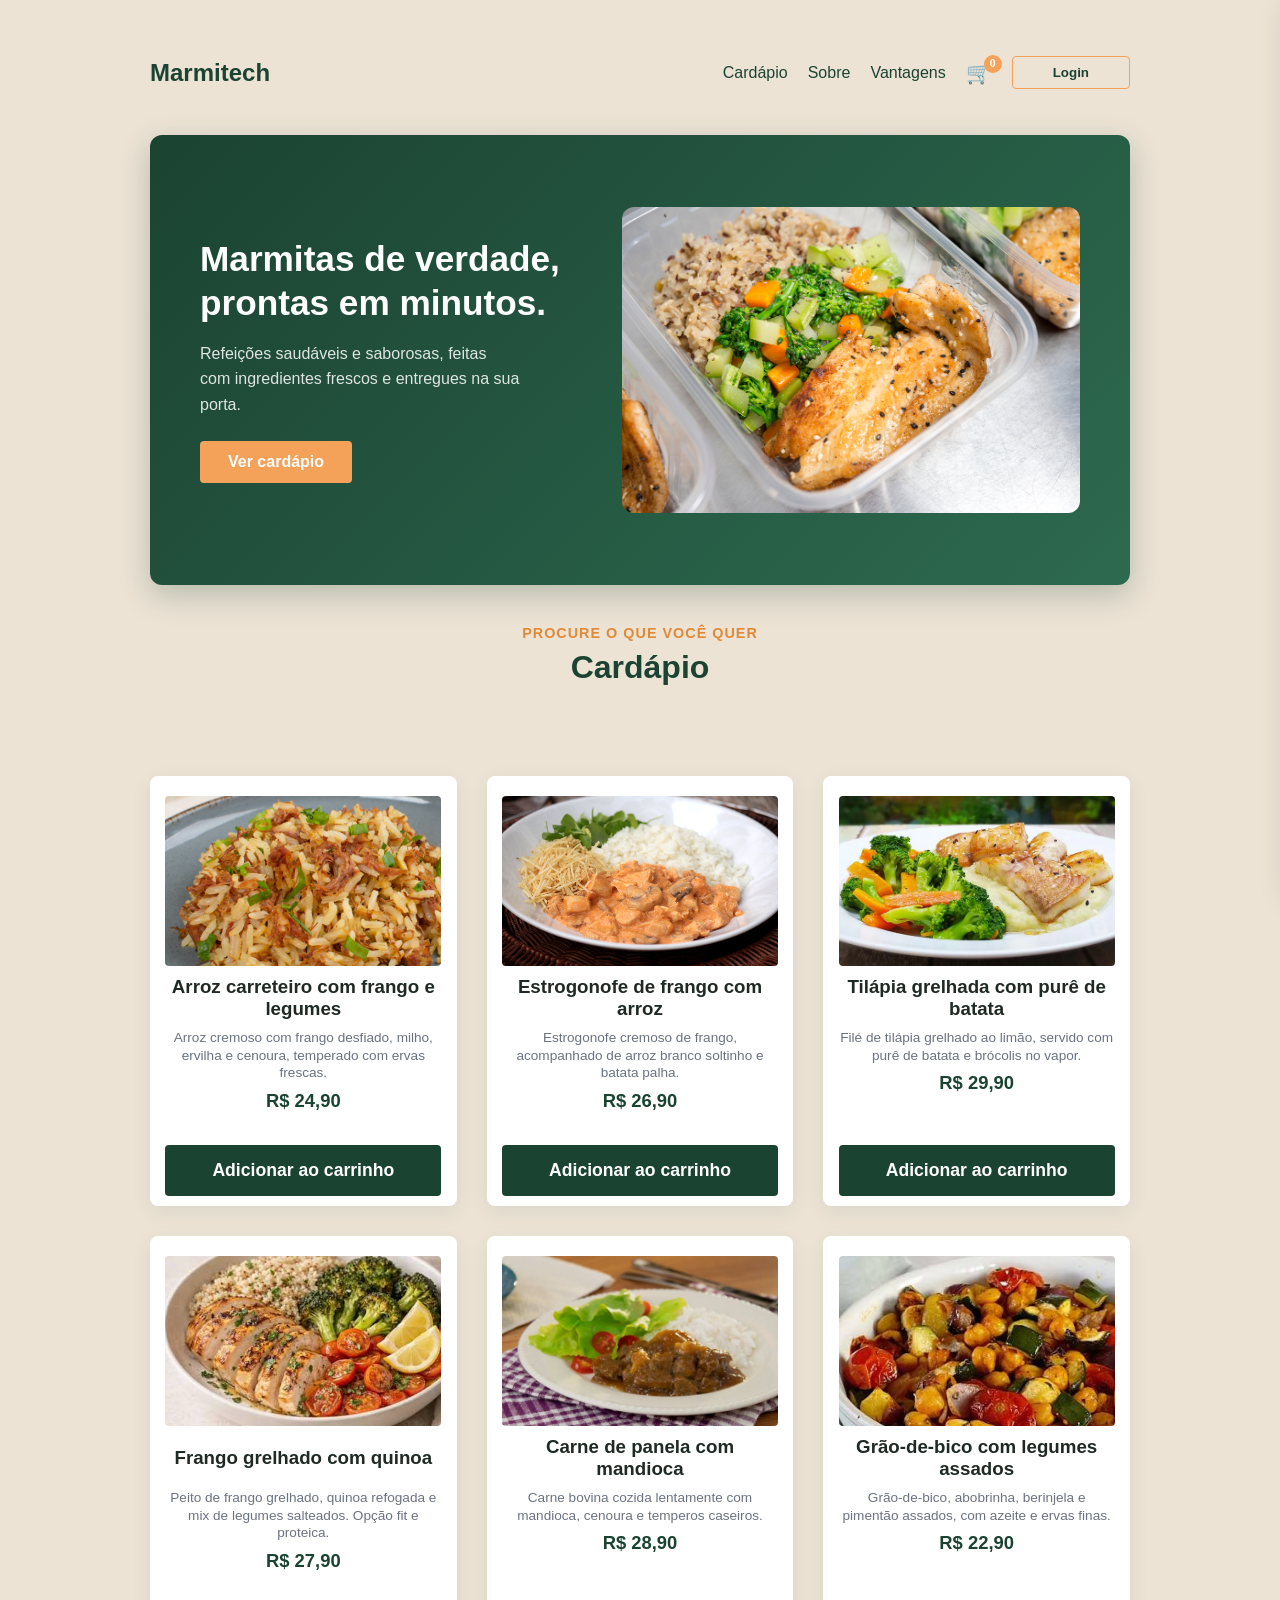
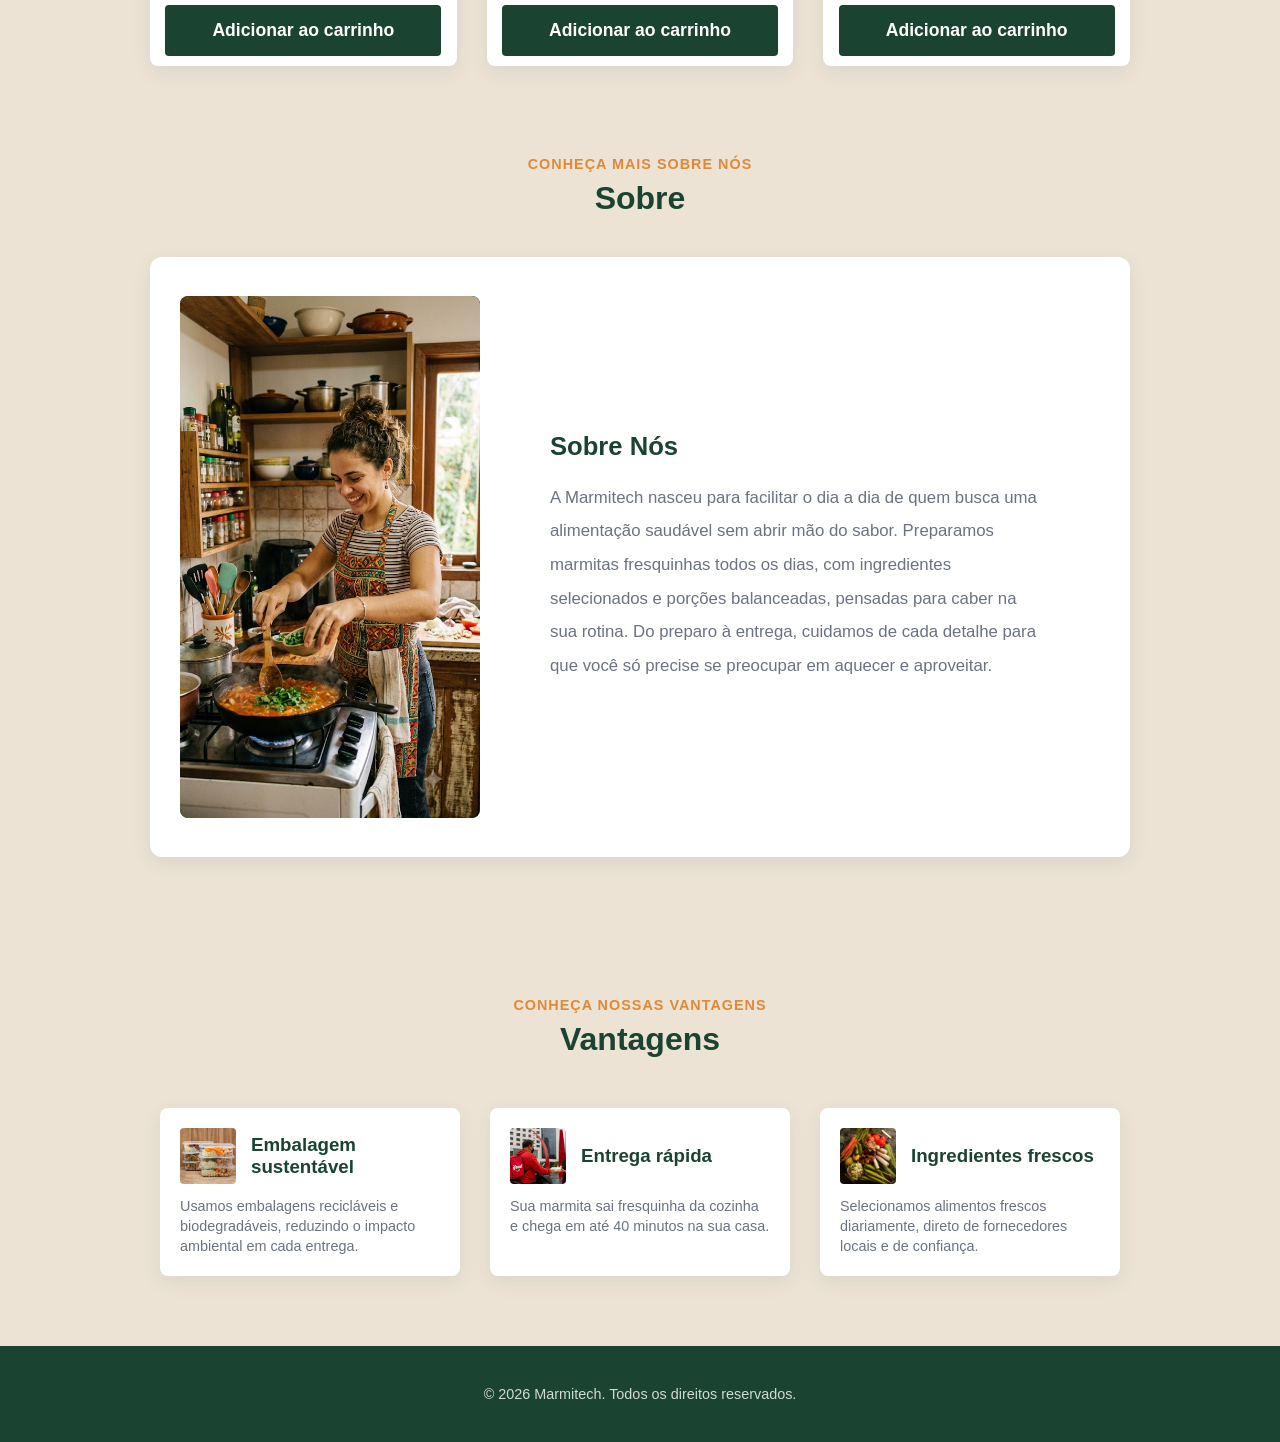
<file: marmitech-front/index.html>
<!DOCTYPE html>
<html lang="pt-br">
<head>
    <meta charset="UTF-8">
    <meta name="viewport" content="width=device-width, initial-scale=1.0">
    <title>Marmitech</title>
    <link rel="stylesheet" href="css/style.css">
</head>
<body>
    <header>
        <div class="content">
            <nav>
                <p class="brand">Marmitech</p>
                <ul>
                    <li><a href="#catalog">Cardápio</a></li>
                    <li><a href="#about">Sobre</a></li>
                    <li><a href="#feature">Vantagens</a></li>
                    <li>
                        <button type="button" id="cartToggle" class="cart-toggle" aria-label="Abrir carrinho">
                            🛒 <span class="cart-count" id="cartCount">0</span>
                        </button>
                    </li>
                    <li class="auth-area">
                        <button type="button" id="authToggle" class="login-button">Login</button>
                        <div class="account-menu" id="accountMenu" hidden>
                            <button type="button" id="logoutBtn" class="account-menu-logout">Sair</button>
                        </div>
                    </li>
                </ul>
            </nav>
            <div class="header-block">
                <div class="text">
                    <h2>Marmitas de verdade, prontas em minutos.</h2>
                    <p>Refeições saudáveis e saborosas, feitas com ingredientes frescos e entregues na sua porta.</p>
                    <a href="#catalog" class="hero-cta">Ver cardápio</a>
                </div>
                <img src="images/marmita1.jpg" alt="marmita">
            </div>
        </div>
    </header>
    <section class="catalog" id="catalog">
        <div class="content">
            <div class="title-wrapper-catalog reveal">
                <p>Procure o que você quer</p>
                <h3>Cardápio</h3>
            </div>
            <div class="card-wrapper">
                <div class="card-item reveal" data-name="Arroz carreteiro com frango e legumes" data-price="24.90">
                    <img src="images/marmita1.png" alt="marmita">
                    <div class="card-content">
                        <h3>Arroz carreteiro com frango e legumes</h3>
                        <p>Arroz cremoso com frango desfiado, milho, ervilha e cenoura, temperado com ervas frescas.</p>
                        <span class="card-price">R$ 24,90</span>
                        <button type="button">Adicionar ao carrinho</button>
                    </div>
                </div>
                <div class="card-item reveal" data-name="Estrogonofe de frango com arroz" data-price="26.90">
                    <img src="images/marmita2.jpg" alt="marmita">
                    <div class="card-content">
                        <h3>Estrogonofe de frango com arroz</h3>
                        <p>Estrogonofe cremoso de frango, acompanhado de arroz branco soltinho e batata palha.</p>
                        <span class="card-price">R$ 26,90</span>
                        <button type="button">Adicionar ao carrinho</button>
                    </div>
                </div>
                <div class="card-item reveal" data-name="Tilápia grelhada com purê de batata" data-price="29.90">
                    <img src="images/marmita3.webp" alt="marmita">
                    <div class="card-content">
                        <h3>Tilápia grelhada com purê de batata</h3>
                        <p>Filé de tilápia grelhado ao limão, servido com purê de batata e brócolis no vapor.</p>
                        <span class="card-price">R$ 29,90</span>
                        <button type="button">Adicionar ao carrinho</button>
                    </div>
                </div>
                <div class="card-item reveal" data-name="Frango grelhado com quinoa" data-price="27.90">
                    <img src="images/marmita4.jpg" alt="marmita">
                    <div class="card-content">
                        <h3>Frango grelhado com quinoa</h3>
                        <p>Peito de frango grelhado, quinoa refogada e mix de legumes salteados. Opção fit e proteica.</p>
                        <span class="card-price">R$ 27,90</span>
                        <button type="button">Adicionar ao carrinho</button>
                    </div>
                </div>
                <div class="card-item reveal" data-name="Carne de panela com mandioca" data-price="28.90">
                    <img src="images/marmita5.jpg" alt="marmita">
                    <div class="card-content">
                        <h3>Carne de panela com mandioca</h3>
                        <p>Carne bovina cozida lentamente com mandioca, cenoura e temperos caseiros.</p>
                        <span class="card-price">R$ 28,90</span>
                        <button type="button">Adicionar ao carrinho</button>
                    </div>
                </div>
                <div class="card-item reveal" data-name="Grão-de-bico com legumes assados" data-price="22.90">
                    <img src="images/marmita6.jpg" alt="marmita">
                    <div class="card-content">
                        <h3>Grão-de-bico com legumes assados</h3>
                        <p>Grão-de-bico, abobrinha, berinjela e pimentão assados, com azeite e ervas finas.</p>
                        <span class="card-price">R$ 22,90</span>
                        <button type="button">Adicionar ao carrinho</button>
                    </div>
                </div>
            </div>
        </div>
    </section>
    <section class="about" id="about">
        <div class="content">
            <div class="title-wrapper-about reveal">
                <p>Conheça mais sobre nós</p>
                <h3>Sobre</h3>
            </div>
            <div class="about-content reveal">
                <div class="about-text">
                    <div class="left">
                        <img src="images/about.jpg" alt="About">
                    </div>
                    <div class="right">
                        <h3>Sobre Nós</h3>
                        <p>A Marmitech nasceu para facilitar o dia a dia de quem busca uma alimentação saudável sem abrir mão do sabor. Preparamos marmitas fresquinhas todos os dias, com ingredientes selecionados e porções balanceadas, pensadas para caber na sua rotina. Do preparo à entrega, cuidamos de cada detalhe para que você só precise se preocupar em aquecer e aproveitar.</p>
                    </div>
                </div>
            </div>
        </div>
    </section>
    <section class="feature" id="feature">
        <div class="content">
            <div class="title-wrapper-feature reveal">
                <p>Conheça nossas vantagens</p>
                <h3>Vantagens</h3>
            </div>
            <div class="feature-card-block">
                <div class="feature-card-item reveal">
                    <div class="feature-header">
                        <img src="images/feature.jpg" alt="Embalagem sustentável">
                        <h3>Embalagem sustentável</h3>
                    </div>
                    <p>Usamos embalagens recicláveis e biodegradáveis, reduzindo o impacto ambiental em cada entrega.</p>
                </div>
                <div class="feature-card-item reveal">
                    <div class="feature-header">
                        <img src="images/feature2.jpg" alt="Entrega rápida">
                        <h3>Entrega rápida</h3>
                    </div>
                    <p>Sua marmita sai fresquinha da cozinha e chega em até 40 minutos na sua casa.</p>
                </div>
                <div class="feature-card-item reveal">
                    <div class="feature-header">
                        <img src="images/feature3.webp" alt="Ingredientes frescos">
                        <h3>Ingredientes frescos</h3>
                    </div>
                    <p>Selecionamos alimentos frescos diariamente, direto de fornecedores locais e de confiança.</p>
                </div>
            </div>
        </div>
    </section>
    <footer>
        <div class="main">
            <div class="content footer-link">
                <div class="footer-company">
                    <p>&copy; 2026 Marmitech. Todos os direitos reservados.</p>
                </div>
            </div>
        </div>
    </footer>

    <div class="auth-overlay" id="authOverlay">
        <div class="auth-modal">
            <div class="auth-header">
                <div class="auth-tabs">
                    <button type="button" class="auth-tab active" id="loginTab" data-tab="login">Entrar</button>
                    <button type="button" class="auth-tab" id="signupTab" data-tab="signup">Criar conta</button>
                </div>
                <button class="auth-close" id="authClose" type="button" aria-label="Fechar">&times;</button>
            </div>

            <form id="loginForm" class="auth-form">
                <label>E-mail
                    <input type="email" name="email" required>
                </label>
                <label>Senha
                    <input type="password" name="password" required minlength="6">
                </label>
                <p class="auth-error" id="loginError" hidden></p>
                <button type="submit" class="auth-submit">Entrar</button>
            </form>

            <form id="signupForm" class="auth-form" hidden>
                <label>Nome
                    <input type="text" name="name" required>
                </label>
                <label>E-mail
                    <input type="email" name="email" required>
                </label>
                <label>Senha
                    <input type="password" name="password" required minlength="6">
                </label>
                <label>Confirmar senha
                    <input type="password" name="confirmPassword" required minlength="6">
                </label>
                <p class="auth-error" id="signupError" hidden></p>
                <button type="submit" class="auth-submit">Criar conta</button>
            </form>
        </div>
    </div>

    <div class="cart-overlay" id="cartOverlay"></div>
    <aside class="cart-drawer" id="cartDrawer">
        <div class="cart-header">
            <h3>Seu carrinho</h3>
            <button class="cart-close" id="cartClose" type="button" aria-label="Fechar carrinho">&times;</button>
        </div>
        <div class="cart-items" id="cartItems">
            <p class="cart-empty">Seu carrinho está vazio.</p>
        </div>
        <div class="cart-footer">
            <div class="cart-total">
                <span>Total</span>
                <span id="cartTotal">R$ 0,00</span>
            </div>
            <button class="cart-checkout-btn" id="cartCheckoutBtn" type="button" disabled>Finalizar pedido</button>
        </div>
    </aside>

    <div class="checkout-overlay" id="checkoutOverlay">
        <div class="checkout-modal">
            <div class="checkout-header">
                <h3>Finalizar pedido</h3>
                <button class="checkout-close" id="checkoutClose" type="button" aria-label="Fechar">&times;</button>
            </div>
            <form id="checkoutForm">
                <label>Nome completo
                    <input type="text" name="name" required>
                </label>
                <label>Endereço de entrega
                    <input type="text" name="address" required>
                </label>
                <label>Forma de pagamento
                    <select name="payment">
                        <option value="pix">Pix</option>
                        <option value="cartao">Cartão de crédito</option>
                        <option value="dinheiro">Dinheiro na entrega</option>
                    </select>
                </label>
                <div class="checkout-summary" id="checkoutSummary"></div>
                <button type="submit" class="checkout-submit">Confirmar pedido</button>
            </form>
            <div class="checkout-success" id="checkoutSuccess" hidden>
                <h3>Pedido confirmado!</h3>
                <p>Obrigado, <span id="successName"></span>! Seu pedido no valor de <span id="successTotal"></span> foi recebido e já está sendo preparado.</p>
                <button class="checkout-done-btn" id="checkoutDoneBtn" type="button">Fechar</button>
            </div>
        </div>
    </div>

    <script src="js/script.js"></script>
</body>
</html>
</file>
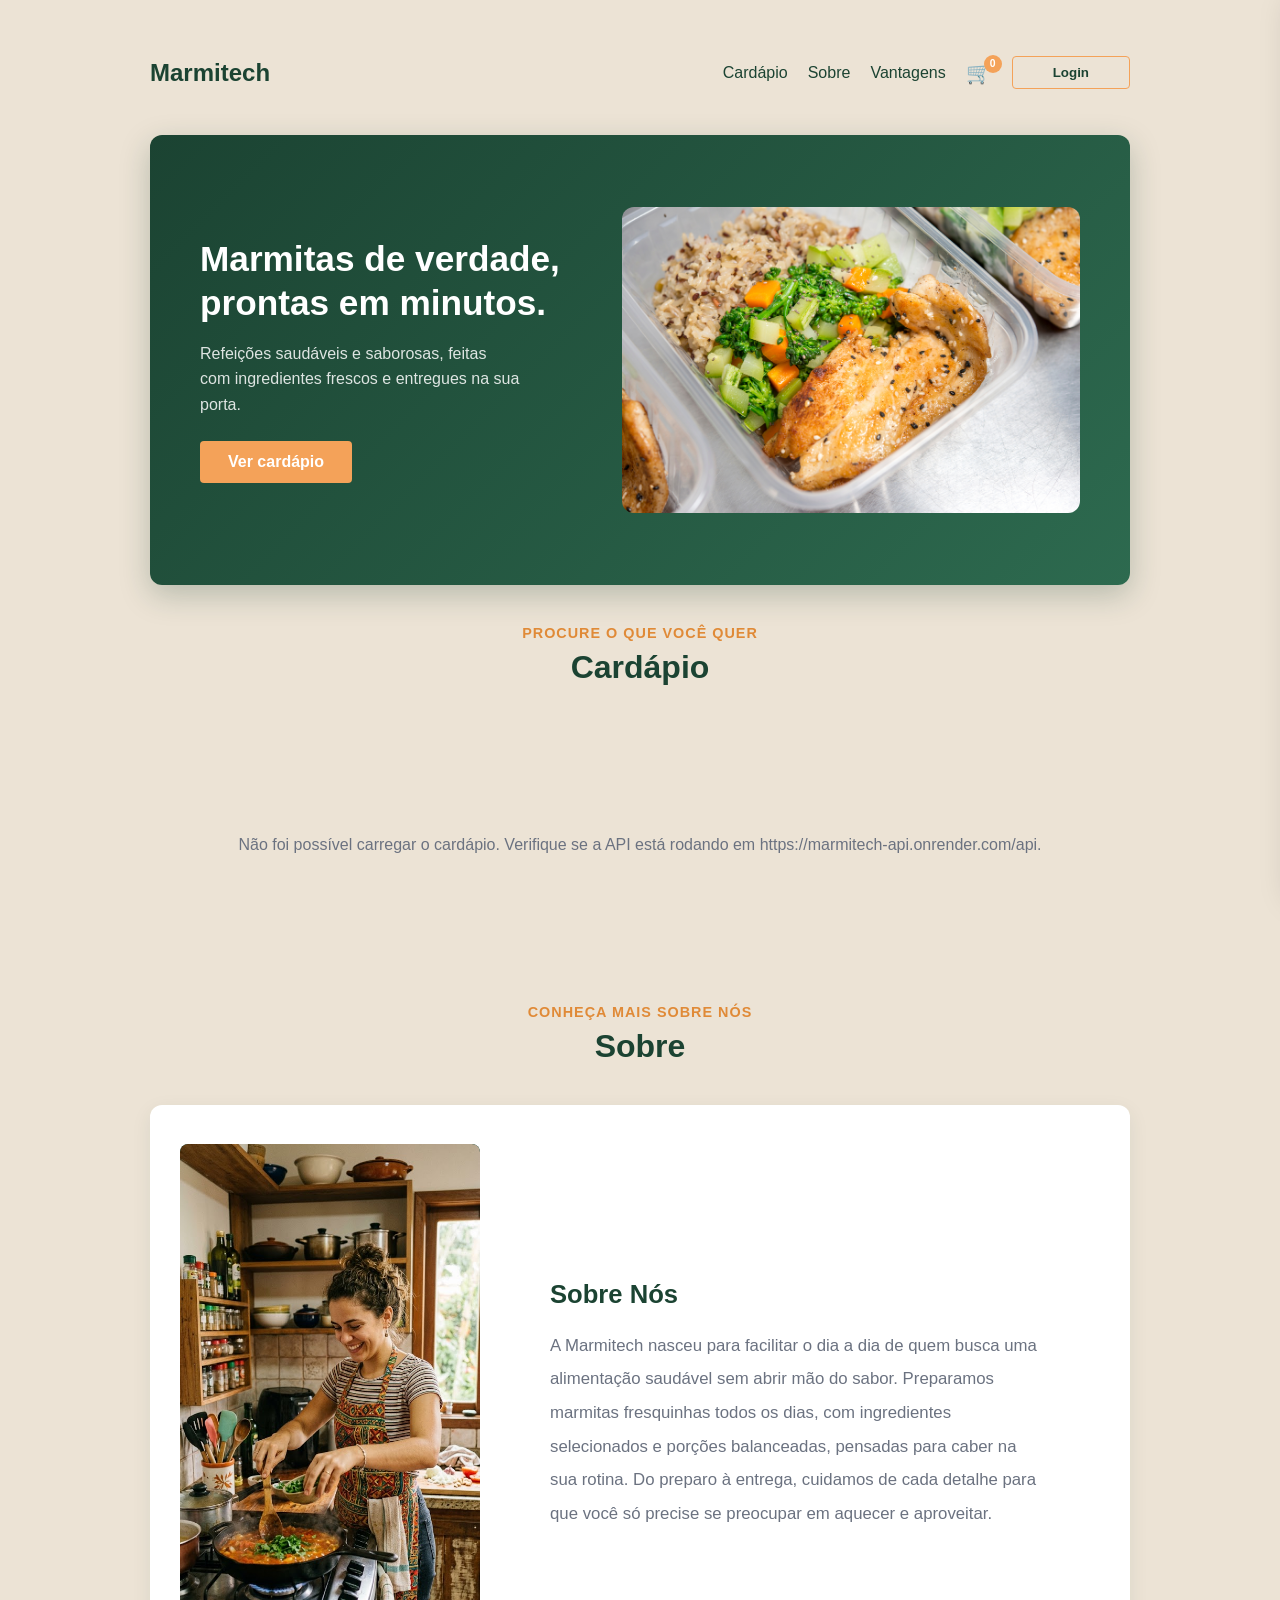
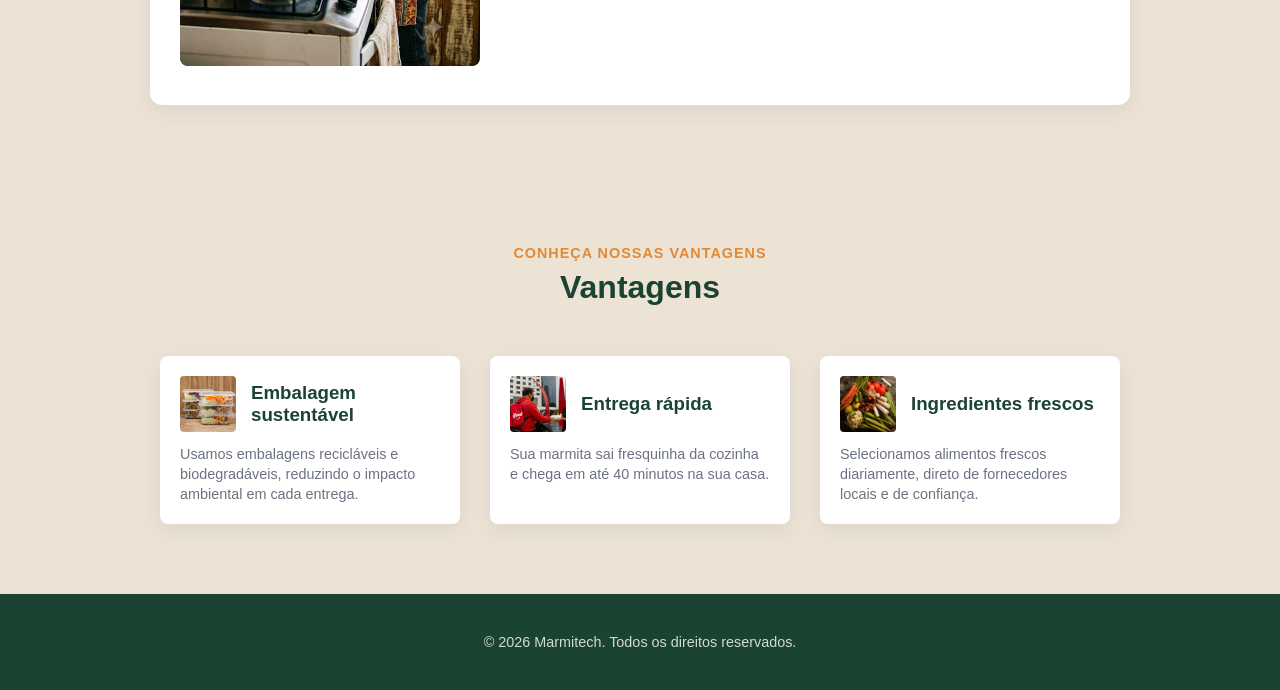
<file: marmitech-frontend/index.html>
<!DOCTYPE html>
<html lang="pt-br">
<head>
    <meta charset="UTF-8">
    <meta name="viewport" content="width=device-width, initial-scale=1.0">
    <title>Marmitech</title>
    <link rel="stylesheet" href="css/style.css">
</head>
<body>
    <header>
        <div class="content">
            <nav>
                <p class="brand">Marmitech</p>
                <ul>
                    <li><a href="#catalog">Cardápio</a></li>
                    <li><a href="#about">Sobre</a></li>
                    <li><a href="#feature">Vantagens</a></li>
                    <li>
                        <button type="button" id="cartToggle" class="cart-toggle" aria-label="Abrir carrinho">
                            🛒 <span class="cart-count" id="cartCount">0</span>
                        </button>
                    </li>
                    <li class="auth-area">
                        <button type="button" id="authToggle" class="login-button">Login</button>
                        <div class="account-menu" id="accountMenu" hidden>
                            <button type="button" id="ordersBtn" class="account-menu-orders">Meus pedidos</button>
                            <button type="button" id="logoutBtn" class="account-menu-logout">Sair</button>
                        </div>
                    </li>
                </ul>
            </nav>
            <div class="header-block">
                <div class="text">
                    <h2>Marmitas de verdade, prontas em minutos.</h2>
                    <p>Refeições saudáveis e saborosas, feitas com ingredientes frescos e entregues na sua porta.</p>
                    <a href="#catalog" class="hero-cta">Ver cardápio</a>
                </div>
                <img src="images/marmita1.jpg" alt="marmita">
            </div>
        </div>
    </header>
    <section class="catalog" id="catalog">
        <div class="content">
            <div class="title-wrapper-catalog reveal">
                <p>Procure o que você quer</p>
                <h3>Cardápio</h3>
            </div>
            <div class="card-wrapper" id="cardWrapper">
                <p class="catalog-loading">Carregando cardápio...</p>
            </div>
        </div>
    </section>
    <section class="about" id="about">
        <div class="content">
            <div class="title-wrapper-about reveal">
                <p>Conheça mais sobre nós</p>
                <h3>Sobre</h3>
            </div>
            <div class="about-content reveal">
                <div class="about-text">
                    <div class="left">
                        <img src="images/about.jpg" alt="About">
                    </div>
                    <div class="right">
                        <h3>Sobre Nós</h3>
                        <p>A Marmitech nasceu para facilitar o dia a dia de quem busca uma alimentação saudável sem abrir mão do sabor. Preparamos marmitas fresquinhas todos os dias, com ingredientes selecionados e porções balanceadas, pensadas para caber na sua rotina. Do preparo à entrega, cuidamos de cada detalhe para que você só precise se preocupar em aquecer e aproveitar.</p>
                    </div>
                </div>
            </div>
        </div>
    </section>
    <section class="feature" id="feature">
        <div class="content">
            <div class="title-wrapper-feature reveal">
                <p>Conheça nossas vantagens</p>
                <h3>Vantagens</h3>
            </div>
            <div class="feature-card-block">
                <div class="feature-card-item reveal">
                    <div class="feature-header">
                        <img src="images/feature.jpg" alt="Embalagem sustentável">
                        <h3>Embalagem sustentável</h3>
                    </div>
                    <p>Usamos embalagens recicláveis e biodegradáveis, reduzindo o impacto ambiental em cada entrega.</p>
                </div>
                <div class="feature-card-item reveal">
                    <div class="feature-header">
                        <img src="images/feature2.jpg" alt="Entrega rápida">
                        <h3>Entrega rápida</h3>
                    </div>
                    <p>Sua marmita sai fresquinha da cozinha e chega em até 40 minutos na sua casa.</p>
                </div>
                <div class="feature-card-item reveal">
                    <div class="feature-header">
                        <img src="images/feature3.webp" alt="Ingredientes frescos">
                        <h3>Ingredientes frescos</h3>
                    </div>
                    <p>Selecionamos alimentos frescos diariamente, direto de fornecedores locais e de confiança.</p>
                </div>
            </div>
        </div>
    </section>
    <footer>
        <div class="main">
            <div class="content footer-link">
                <div class="footer-company">
                    <p>&copy; 2026 Marmitech. Todos os direitos reservados.</p>
                </div>
            </div>
        </div>
    </footer>

    <div class="auth-overlay" id="authOverlay">
        <div class="auth-modal">
            <div class="auth-header">
                <div class="auth-tabs">
                    <button type="button" class="auth-tab active" id="loginTab" data-tab="login">Entrar</button>
                    <button type="button" class="auth-tab" id="signupTab" data-tab="signup">Criar conta</button>
                </div>
                <button class="auth-close" id="authClose" type="button" aria-label="Fechar">&times;</button>
            </div>

            <form id="loginForm" class="auth-form">
                <label>E-mail
                    <input type="email" name="email" required>
                </label>
                <label>Senha
                    <input type="password" name="password" required minlength="6">
                </label>
                <p class="auth-error" id="loginError" hidden></p>
                <button type="submit" class="auth-submit">Entrar</button>
            </form>

            <form id="signupForm" class="auth-form" hidden>
                <label>Nome
                    <input type="text" name="name" required>
                </label>
                <label>E-mail
                    <input type="email" name="email" required>
                </label>
                <label>Senha
                    <input type="password" name="password" required minlength="6">
                </label>
                <label>Confirmar senha
                    <input type="password" name="confirmPassword" required minlength="6">
                </label>
                <p class="auth-error" id="signupError" hidden></p>
                <button type="submit" class="auth-submit">Criar conta</button>
            </form>
        </div>
    </div>

    <div class="cart-overlay" id="cartOverlay"></div>
    <aside class="cart-drawer" id="cartDrawer">
        <div class="cart-header">
            <h3>Seu carrinho</h3>
            <button class="cart-close" id="cartClose" type="button" aria-label="Fechar carrinho">&times;</button>
        </div>
        <div class="cart-items" id="cartItems">
            <p class="cart-empty">Seu carrinho está vazio.</p>
        </div>
        <div class="cart-footer">
            <div class="cart-total">
                <span>Total</span>
                <span id="cartTotal">R$ 0,00</span>
            </div>
            <button class="cart-checkout-btn" id="cartCheckoutBtn" type="button" disabled>Finalizar pedido</button>
        </div>
    </aside>

    <div class="checkout-overlay" id="checkoutOverlay">
        <div class="checkout-modal">
            <div class="checkout-header">
                <h3>Finalizar pedido</h3>
                <button class="checkout-close" id="checkoutClose" type="button" aria-label="Fechar">&times;</button>
            </div>
            <form id="checkoutForm">
                <label>Nome completo
                    <input type="text" name="name" required>
                </label>
                <label>Endereço de entrega
                    <input type="text" name="address" required>
                </label>
                <label>Forma de pagamento
                    <select name="payment">
                        <option value="pix">Pix</option>
                        <option value="cartao">Cartão de crédito</option>
                        <option value="dinheiro">Dinheiro na entrega</option>
                    </select>
                </label>
                <div class="checkout-summary" id="checkoutSummary"></div>
                <button type="submit" class="checkout-submit">Confirmar pedido</button>
            </form>
            <div class="checkout-success" id="checkoutSuccess" hidden>
                <h3>Pedido confirmado!</h3>
                <p>Obrigado, <span id="successName"></span>! Seu pedido no valor de <span id="successTotal"></span> foi recebido e já está sendo preparado.</p>
                <button class="checkout-done-btn" id="checkoutDoneBtn" type="button">Fechar</button>
            </div>
        </div>
    </div>

    <div class="orders-overlay" id="ordersOverlay">
        <div class="orders-modal">
            <div class="orders-header">
                <h3>Meus pedidos</h3>
                <button class="orders-close" id="ordersClose" type="button" aria-label="Fechar">&times;</button>
            </div>
            <div class="orders-list" id="ordersList"></div>
        </div>
    </div>

    <script src="js/script.js"></script>
</body>
</html>
</file>
<file: marmitech-front/css/style.css>
:root {
    --color-primary: #1b4332;
    --color-primary-light: #2d6a4f;
    --color-accent: #f4a259;
    --color-accent-dark: #e08a37;
    --color-bg: #ece3d5;
    --color-card: #ffffff;
    --color-text: #1f2a24;
    --color-text-muted: #6b7280;
}

*{
    margin: 0px;
    padding: 0px;
    box-sizing: border-box;
    outline: none;
    font-family: sans-serif;
}

html {
    scroll-behavior: smooth;
}

html,
body {
    width: 100%;
    overflow-x: hidden;
    background: var(--color-bg);
    color: var(--color-text);
}

header {
    width: 100%;
    height: auto;
    background-color: var(--color-bg);
}

.content {
    max-width: 1000px;
    min-width: 300px;
    margin: 0 auto;
    display: flex;
    flex-direction: column;
    padding: 10px;
}

nav {
    width: 100%;
    height: 125px;
    display: flex;
    flex-direction: row;
    align-items: center;
    justify-content: space-between;
}

.brand {
    font-size: 24px;
    font-weight: bold;
    color: var(--color-primary);
    cursor: pointer;
    transition: transform 0.3s ease;
}

.brand:hover {
    transform: scale(1.05);
}

nav ul {
    display: flex;
    flex-direction: row;
    align-items: center;
    gap: 20px;
}

nav ul li {
    list-style: none;
    padding: 10px 0;
    cursor: pointer;
    display: flex;
    align-items: center;
}

nav ul li a {
    position: relative;
    color: var(--color-primary);
    text-decoration: none;
}

nav ul li a::after {
    content: '';
    position: absolute;
    left: 0;
    bottom: -4px;
    width: 0%;
    height: 2px;
    background: var(--color-accent);
    transition: width 0.3s ease;
}

nav ul li a:hover {
    transition: color 0.3s;
    color: var(--color-accent-dark);
}

nav ul li a:hover::after {
    width: 100%;
}

.login-button {
    border: 1px solid var(--color-accent);
    background: transparent;
    padding: 8px 40px;
    cursor: pointer;
    color: var(--color-primary);
    font-weight: bold;
    border-radius: 4px;
}

.login-button:hover {
    transition: background 0.3s, color 0.3s;
    background: var(--color-accent);
    color: white;
}

.auth-area {
    position: relative;
}

.account-menu {
    position: absolute;
    top: calc(100% + 8px);
    right: 0;
    background: var(--color-card);
    border-radius: 8px;
    box-shadow: 0px 10px 25px rgba(0, 0, 0, 0.12);
    padding: 8px;
    z-index: 50;
    min-width: 120px;
}

.account-menu-logout {
    width: 100%;
    border: none;
    background: transparent;
    padding: 8px 10px;
    color: var(--color-text);
    font-size: 0.9em;
    text-align: left;
    cursor: pointer;
    border-radius: 4px;
}

.account-menu-logout:hover {
    background: var(--color-bg);
}

.cart-toggle {
    position: relative;
    background: transparent;
    border: none;
    cursor: pointer;
    font-size: 1.3em;
    color: var(--color-primary);
    display: flex;
    align-items: center;
}

.cart-count {
    position: absolute;
    top: -6px;
    right: -10px;
    background: var(--color-accent);
    color: white;
    font-size: 0.5em;
    font-weight: bold;
    min-width: 18px;
    height: 18px;
    border-radius: 50%;
    display: flex;
    align-items: center;
    justify-content: center;
    padding: 0 4px;
}

.content .header-block {
    max-width: 1000px;
    min-width: 300px;
    height: 450px;
    background: linear-gradient(135deg, var(--color-primary) 0%, var(--color-primary-light) 100%);
    border-radius: 12px;
    box-shadow: 0px 10px 30px 0px rgba(27, 67, 50, 0.25);
    position: relative;
    z-index: 10;
    padding: 40px 50px;
    display: flex;
    flex-direction: row;
    align-items: center;
    justify-content: space-between;
    gap: 20px;
    overflow: hidden;
}

.header-block img {
    width: 52%;
    max-width: 460px;
    flex-shrink: 0;
    border-radius: 12px;
    animation: floatY 4s ease-in-out infinite;
}

@keyframes floatY {
    0%, 100% {
        transform: translateY(0);
    }
    50% {
        transform: translateY(-14px);
    }
}

.header-block .text {
    max-width: 380px;
    flex-shrink: 1;
}

.header-block .text h2 {
    color: white;
    font-size: 2.2em;
    line-height: 1.25;
    margin-bottom: 16px;
}

.header-block .text p {
    max-width: 320px;
    color: rgba(255, 255, 255, 0.85);
    line-height: 1.6;
    margin-bottom: 24px;
}

.hero-cta {
    display: inline-block;
    background: var(--color-accent);
    color: white;
    font-weight: bold;
    padding: 12px 28px;
    border-radius: 4px;
    text-decoration: none;
    transition: background 0.3s ease, transform 0.15s ease;
}

.hero-cta:hover {
    background: var(--color-accent-dark);
}

.hero-cta:active {
    transform: scale(0.96);
}

.title-wrapper-catalog p,
.title-wrapper-about p,
.title-wrapper-feature p {
    color: var(--color-accent-dark);
    text-transform: uppercase;
    letter-spacing: 1px;
    font-size: 0.9em;
    font-weight: bold;
    margin-bottom: 8px;
}

.title-wrapper-catalog h3,
.title-wrapper-about h3,
.title-wrapper-feature h3 {
    color: var(--color-primary);
    font-size: 2em;
}

.title-wrapper-catalog,
.title-wrapper-about,
.title-wrapper-feature {
    width: 100%;
    text-align: center;
    padding: 20px 0 40px;
}

section .catalog {
    width: 100vw;
    padding: 100px;
}

.card-item button,
.login-button,
.cart-toggle,
.cart-checkout-btn,
.checkout-submit,
.auth-submit {
    transition: transform 0.15s ease, background 0.3s ease;
}

.card-item button:active,
.login-button:active,
.cart-checkout-btn:active:not(:disabled),
.checkout-submit:active,
.auth-submit:active {
    transform: scale(0.96);
}

section .card-wrapper {
    max-width: 1000px;
    height: 100%;
    display: grid;
    grid-template-columns: repeat(auto-fill, minmax(270px, 1fr));
    grid-gap: 30px;
    padding-top: 50px;
}

section .card-item {
    height: 430px;
    background: var(--color-card);
    border-radius: 8px;
    box-shadow: 0px 6px 20px 0px rgba(27, 67, 50, 0.08);
    display: flex;
    flex-direction: column;
    align-items: center;
    justify-content: flex-start;
    padding-top: 20px;
    transition: opacity 0.6s ease, transform 0.3s, box-shadow 0.3s;
}

section .card-item:hover {
    transform: translateY(-4px);
    box-shadow: 0px 12px 28px 0px rgba(27, 67, 50, 0.14);
}

.card-content {
    width: 100%;
    flex: 1;
    display: flex;
    flex-direction: column;
    align-items: center;
    justify-content: flex-start;
    text-align: center;
    gap: 8px;
    padding: 10px 5%;
}

.card-item img {
    width: 90%;
    height: 170px;
    object-fit: cover;
    border-radius: 4px;
}

.card-item h3 {
    width: 100%;
    min-height: 2.4em;
    line-height: 1.2;
    display: flex;
    align-items: center;
    justify-content: center;
}

.card-item p {
    width: 100%;
    min-height: 2.6em;
    line-height: 1.3;
    color: var(--color-text-muted);
    font-size: 0.85em;
}

.card-price {
    width: 100%;
    color: var(--color-primary);
    font-weight: bold;
    font-size: 1.15em;
}

.card-item button {
    width: 100%;
    margin-top: auto;
    padding: 15px 0px;
    border: none;
    background: var(--color-primary);
    border-radius: 4px;
    color: white;
    font-weight: bold;
    font-size: 1.1em;
    cursor: pointer;
    transition: background 0.3s;
}

.card-item button:hover {
    background: var(--color-accent);
}

.about {
    width: 100%;
    height: 100%;
    display: flex;
    align-items: center;
    justify-content: center;
    padding: 50px 10px;
}

.about-content {
    max-width: 1000px;
    min-width: 300px;
    height: 600px;
    background: var(--color-card);
    box-shadow: 0px 6px 20px 0px rgba(27, 67, 50, 0.08);
    margin: 0 auto;
    border-radius: 12px;
    z-index: 10;
    padding: 10px;
}

.about-text {
    width: 100%;
    height: 100%;
    display: flex;
    flex-direction: row;
    align-items: center;
    justify-content: flex-start;
    gap: 70px;
    padding: 0 20px;
}

.left {
    width: 300px;
    height: 90%;
    flex-shrink: 0;
    background: var(--color-primary);
    border-radius: 8px;
    overflow: hidden;
}

.left img {
    width: 100%;
    height: 100%;
    object-fit: cover;
    border-radius: 8px;
    display: block;
    margin: auto;
}

.right {
    flex: 1;
    height: 80%;
    display: flex;
    flex-direction: column;
    align-items: flex-start;
    justify-content: center;
}

.right h3 {
    color: var(--color-primary);
    font-size: 1.6em;
    width: 90%;
    margin-bottom: 20px;
}

.right p {
    width: 90%;
    font-size: 1.05em;
    line-height: 2;
    color: var(--color-text-muted);
}

.feature {
    width: 100%;
    height: 100%;
    background: var(--color-bg);
    display: flex;
    align-items: center;
    justify-content: center;
    padding: 50px 0px;
}

.feature-card-block {
    max-width: 1000px;
    min-width: 300px;
    margin: 0 auto;
    padding: 10px;
    display: grid;
    grid-template-columns: repeat(auto-fit, minmax(260px, 1fr));
    grid-gap: 30px;
}

.feature-card-item {
    height: 100%;
    background: var(--color-card);
    box-shadow: 0px 6px 20px 0px rgba(27, 67, 50, 0.08);
    border-radius: 8px;
    padding: 20px;
    display: flex;
    flex-direction: column;
    align-items: flex-start;
    text-align: left;
    gap: 12px;
    transition: opacity 0.6s ease, transform 0.3s, box-shadow 0.3s;
}

.feature-card-item:hover {
    transform: translateY(-4px);
    box-shadow: 0px 12px 28px 0px rgba(27, 67, 50, 0.14);
}

.feature-header {
    width: 100%;
    display: flex;
    flex-direction: row;
    align-items: center;
    gap: 15px;
}

.feature-header h3 {
    color: var(--color-primary);
    line-height: 1.2;
}

.feature-card-item p {
    width: 100%;
    color: var(--color-text-muted);
    font-size: 0.9em;
    line-height: 1.4;
}

.feature-header img {
    width: 56px;
    height: 56px;
    object-fit: cover;
    border-radius: 4px;
    flex-shrink: 0;
}

.reveal {
    opacity: 0;
    transform: translateY(30px);
    transition: opacity 0.6s ease, transform 0.6s ease;
}

.reveal.visible {
    opacity: 1;
    transform: translateY(0);
}

.card-wrapper .card-item:nth-child(1) { transition-delay: 0s; }
.card-wrapper .card-item:nth-child(2) { transition-delay: 0.08s; }
.card-wrapper .card-item:nth-child(3) { transition-delay: 0.16s; }
.card-wrapper .card-item:nth-child(4) { transition-delay: 0.24s; }
.card-wrapper .card-item:nth-child(5) { transition-delay: 0.32s; }
.card-wrapper .card-item:nth-child(6) { transition-delay: 0.4s; }

.feature-card-block .feature-card-item:nth-child(1) { transition-delay: 0s; }
.feature-card-block .feature-card-item:nth-child(2) { transition-delay: 0.1s; }
.feature-card-block .feature-card-item:nth-child(3) { transition-delay: 0.2s; }

footer {
    width: 100%;
    background: var(--color-primary);
    padding: 30px 0px;
}

.footer-company p {
    text-align: center;
    color: rgba(255, 255, 255, 0.8);
    font-size: 0.9em;
}

.cart-overlay {
    position: fixed;
    inset: 0;
    background: rgba(0, 0, 0, 0.45);
    opacity: 0;
    pointer-events: none;
    transition: opacity 0.3s ease;
    z-index: 100;
}

.cart-overlay.open {
    opacity: 1;
    pointer-events: auto;
}

.cart-drawer {
    position: fixed;
    top: 0;
    right: -380px;
    width: 360px;
    max-width: 90vw;
    height: 100vh;
    background: var(--color-card);
    box-shadow: -10px 0 30px rgba(0, 0, 0, 0.15);
    z-index: 101;
    display: flex;
    flex-direction: column;
    transition: right 0.3s ease;
    padding: 20px;
}

.cart-drawer.open {
    right: 0;
}

.cart-header {
    display: flex;
    justify-content: space-between;
    align-items: center;
    padding-bottom: 15px;
    border-bottom: 1px solid #eee;
}

.cart-header h3 {
    color: var(--color-primary);
}

.cart-close,
.checkout-close {
    background: none;
    border: none;
    font-size: 1.5em;
    cursor: pointer;
    color: var(--color-text-muted);
    line-height: 1;
}

.cart-items {
    flex: 1;
    overflow-y: auto;
    padding: 15px 0;
    display: flex;
    flex-direction: column;
    gap: 15px;
}

.cart-empty {
    color: var(--color-text-muted);
    text-align: center;
    margin-top: 40px;
}

.cart-item {
    display: flex;
    justify-content: space-between;
    align-items: center;
    gap: 10px;
    border-bottom: 1px solid #f0f0f0;
    padding-bottom: 12px;
}

.cart-item-info h4 {
    font-size: 0.95em;
    color: var(--color-text);
    margin-bottom: 4px;
}

.cart-item-info span {
    color: var(--color-text-muted);
    font-size: 0.85em;
}

.cart-item-actions {
    display: flex;
    align-items: center;
    gap: 6px;
}

.qty-btn {
    width: 24px;
    height: 24px;
    border: 1px solid #ddd;
    background: white;
    border-radius: 4px;
    cursor: pointer;
}

.qty-value {
    min-width: 16px;
    text-align: center;
}

.remove-btn {
    background: none;
    border: none;
    color: #c0392b;
    font-size: 1.2em;
    cursor: pointer;
    margin-left: 8px;
    line-height: 1;
}

.cart-footer {
    border-top: 1px solid #eee;
    padding-top: 15px;
}

.cart-total {
    display: flex;
    justify-content: space-between;
    font-weight: bold;
    color: var(--color-primary);
    margin-bottom: 12px;
    font-size: 1.1em;
}

.cart-checkout-btn {
    width: 100%;
    padding: 14px;
    border: none;
    border-radius: 4px;
    background: var(--color-accent);
    color: white;
    font-weight: bold;
    font-size: 1em;
    cursor: pointer;
    transition: background 0.3s;
}

.cart-checkout-btn:hover:not(:disabled) {
    background: var(--color-accent-dark);
}

.cart-checkout-btn:disabled {
    background: #ccc;
    cursor: not-allowed;
}

.checkout-overlay {
    position: fixed;
    inset: 0;
    background: rgba(0, 0, 0, 0.5);
    display: flex;
    align-items: center;
    justify-content: center;
    opacity: 0;
    pointer-events: none;
    transition: opacity 0.3s ease;
    z-index: 110;
    padding: 20px;
}

.checkout-overlay.open {
    opacity: 1;
    pointer-events: auto;
}

.checkout-modal {
    background: var(--color-card);
    border-radius: 12px;
    max-width: 480px;
    width: 100%;
    padding: 30px;
    max-height: 90vh;
    overflow-y: auto;
}

.checkout-header {
    display: flex;
    justify-content: space-between;
    align-items: center;
    margin-bottom: 20px;
}

.checkout-header h3 {
    color: var(--color-primary);
}

#checkoutForm label {
    display: block;
    margin-bottom: 15px;
    font-size: 0.9em;
    color: var(--color-text);
}

#checkoutForm input,
#checkoutForm select {
    width: 100%;
    margin-top: 6px;
    padding: 10px;
    border: 1px solid #ddd;
    border-radius: 4px;
    font-size: 1em;
    background: white;
}

.checkout-summary {
    margin: 20px 0;
    padding: 15px;
    background: var(--color-bg);
    border-radius: 8px;
}

.checkout-summary-item {
    display: flex;
    justify-content: space-between;
    font-size: 0.9em;
    color: var(--color-text-muted);
    margin-bottom: 6px;
}

.checkout-summary-total {
    display: flex;
    justify-content: space-between;
    font-weight: bold;
    color: var(--color-primary);
    margin-top: 10px;
    padding-top: 10px;
    border-top: 1px solid #ddd;
}

.checkout-submit {
    width: 100%;
    padding: 14px;
    border: none;
    border-radius: 4px;
    background: var(--color-primary);
    color: white;
    font-weight: bold;
    font-size: 1em;
    cursor: pointer;
    transition: background 0.3s;
}

.checkout-submit:hover {
    background: var(--color-primary-light);
}

.checkout-success {
    text-align: center;
    padding: 20px 0;
}

.checkout-success h3 {
    color: var(--color-primary);
    margin-bottom: 10px;
}

.checkout-success p {
    color: var(--color-text-muted);
    margin-bottom: 20px;
    line-height: 1.6;
}

.checkout-done-btn {
    padding: 12px 30px;
    border: none;
    border-radius: 4px;
    background: var(--color-accent);
    color: white;
    font-weight: bold;
    cursor: pointer;
}

.auth-overlay {
    position: fixed;
    inset: 0;
    background: rgba(0, 0, 0, 0.5);
    display: flex;
    align-items: center;
    justify-content: center;
    opacity: 0;
    pointer-events: none;
    transition: opacity 0.3s ease;
    z-index: 110;
    padding: 20px;
}

.auth-overlay.open {
    opacity: 1;
    pointer-events: auto;
}

.auth-modal {
    background: var(--color-card);
    border-radius: 12px;
    max-width: 400px;
    width: 100%;
    padding: 30px;
    max-height: 90vh;
    overflow-y: auto;
}

.auth-header {
    display: flex;
    justify-content: space-between;
    align-items: center;
    margin-bottom: 25px;
}

.auth-tabs {
    display: flex;
    gap: 20px;
}

.auth-tab {
    background: none;
    border: none;
    padding: 0 0 6px 0;
    font-size: 1.1em;
    font-weight: bold;
    color: var(--color-text-muted);
    cursor: pointer;
    border-bottom: 2px solid transparent;
    transition: color 0.3s, border-color 0.3s;
}

.auth-tab.active {
    color: var(--color-primary);
    border-bottom-color: var(--color-accent);
}

.auth-close {
    background: none;
    border: none;
    font-size: 1.5em;
    cursor: pointer;
    color: var(--color-text-muted);
    line-height: 1;
}

.auth-form label {
    display: block;
    margin-bottom: 15px;
    font-size: 0.9em;
    color: var(--color-text);
}

.auth-form input {
    width: 100%;
    margin-top: 6px;
    padding: 10px;
    border: 1px solid #ddd;
    border-radius: 4px;
    font-size: 1em;
    background: white;
}

.auth-error {
    color: #c0392b;
    font-size: 0.85em;
    margin-bottom: 15px;
}

.auth-submit {
    width: 100%;
    padding: 14px;
    border: none;
    border-radius: 4px;
    background: var(--color-primary);
    color: white;
    font-weight: bold;
    font-size: 1em;
    cursor: pointer;
    transition: background 0.3s;
}

.auth-submit:hover {
    background: var(--color-primary-light);
}
</file>
<file: marmitech-frontend/css/style.css>
:root {
    --color-primary: #1b4332;
    --color-primary-light: #2d6a4f;
    --color-accent: #f4a259;
    --color-accent-dark: #e08a37;
    --color-bg: #ece3d5;
    --color-card: #ffffff;
    --color-text: #1f2a24;
    --color-text-muted: #6b7280;
}

*{
    margin: 0px;
    padding: 0px;
    box-sizing: border-box;
    outline: none;
    font-family: sans-serif;
}

html {
    scroll-behavior: smooth;
}

html,
body {
    width: 100%;
    overflow-x: hidden;
    background: var(--color-bg);
    color: var(--color-text);
}

header {
    width: 100%;
    height: auto;
    background-color: var(--color-bg);
}

.content {
    max-width: 1000px;
    min-width: 300px;
    margin: 0 auto;
    display: flex;
    flex-direction: column;
    padding: 10px;
}

nav {
    width: 100%;
    height: 125px;
    display: flex;
    flex-direction: row;
    align-items: center;
    justify-content: space-between;
}

.brand {
    font-size: 24px;
    font-weight: bold;
    color: var(--color-primary);
    cursor: pointer;
    transition: transform 0.3s ease;
}

.brand:hover {
    transform: scale(1.05);
}

nav ul {
    display: flex;
    flex-direction: row;
    align-items: center;
    gap: 20px;
}

nav ul li {
    list-style: none;
    padding: 10px 0;
    cursor: pointer;
    display: flex;
    align-items: center;
}

nav ul li a {
    position: relative;
    color: var(--color-primary);
    text-decoration: none;
}

nav ul li a::after {
    content: '';
    position: absolute;
    left: 0;
    bottom: -4px;
    width: 0%;
    height: 2px;
    background: var(--color-accent);
    transition: width 0.3s ease;
}

nav ul li a:hover {
    transition: color 0.3s;
    color: var(--color-accent-dark);
}

nav ul li a:hover::after {
    width: 100%;
}

.login-button {
    border: 1px solid var(--color-accent);
    background: transparent;
    padding: 8px 40px;
    cursor: pointer;
    color: var(--color-primary);
    font-weight: bold;
    border-radius: 4px;
}

.login-button:hover {
    transition: background 0.3s, color 0.3s;
    background: var(--color-accent);
    color: white;
}

.auth-area {
    position: relative;
}

.account-menu {
    position: absolute;
    top: calc(100% + 8px);
    right: 0;
    background: var(--color-card);
    border-radius: 8px;
    box-shadow: 0px 10px 25px rgba(0, 0, 0, 0.12);
    padding: 8px;
    z-index: 50;
    min-width: 120px;
}

.account-menu-logout {
    width: 100%;
    border: none;
    background: transparent;
    padding: 8px 10px;
    color: var(--color-text);
    font-size: 0.9em;
    text-align: left;
    cursor: pointer;
    border-radius: 4px;
}

.account-menu-logout:hover {
    background: var(--color-bg);
}

.account-menu-orders {
    width: 100%;
    border: none;
    background: transparent;
    padding: 8px 10px;
    color: var(--color-text);
    font-size: 0.9em;
    text-align: left;
    cursor: pointer;
    border-radius: 4px;
}

.account-menu-orders:hover {
    background: var(--color-bg);
}

.cart-toggle {
    position: relative;
    background: transparent;
    border: none;
    cursor: pointer;
    font-size: 1.3em;
    color: var(--color-primary);
    display: flex;
    align-items: center;
}

.cart-count {
    position: absolute;
    top: -6px;
    right: -10px;
    background: var(--color-accent);
    color: white;
    font-size: 0.5em;
    font-weight: bold;
    min-width: 18px;
    height: 18px;
    border-radius: 50%;
    display: flex;
    align-items: center;
    justify-content: center;
    padding: 0 4px;
}

.content .header-block {
    max-width: 1000px;
    min-width: 300px;
    height: 450px;
    background: linear-gradient(135deg, var(--color-primary) 0%, var(--color-primary-light) 100%);
    border-radius: 12px;
    box-shadow: 0px 10px 30px 0px rgba(27, 67, 50, 0.25);
    position: relative;
    z-index: 10;
    padding: 40px 50px;
    display: flex;
    flex-direction: row;
    align-items: center;
    justify-content: space-between;
    gap: 20px;
    overflow: hidden;
}

.header-block img {
    width: 52%;
    max-width: 460px;
    flex-shrink: 0;
    border-radius: 12px;
    animation: floatY 4s ease-in-out infinite;
}

@keyframes floatY {
    0%, 100% {
        transform: translateY(0);
    }
    50% {
        transform: translateY(-14px);
    }
}

.header-block .text {
    max-width: 380px;
    flex-shrink: 1;
}

.header-block .text h2 {
    color: white;
    font-size: 2.2em;
    line-height: 1.25;
    margin-bottom: 16px;
}

.header-block .text p {
    max-width: 320px;
    color: rgba(255, 255, 255, 0.85);
    line-height: 1.6;
    margin-bottom: 24px;
}

.hero-cta {
    display: inline-block;
    background: var(--color-accent);
    color: white;
    font-weight: bold;
    padding: 12px 28px;
    border-radius: 4px;
    text-decoration: none;
    transition: background 0.3s ease, transform 0.15s ease;
}

.hero-cta:hover {
    background: var(--color-accent-dark);
}

.hero-cta:active {
    transform: scale(0.96);
}

.title-wrapper-catalog p,
.title-wrapper-about p,
.title-wrapper-feature p {
    color: var(--color-accent-dark);
    text-transform: uppercase;
    letter-spacing: 1px;
    font-size: 0.9em;
    font-weight: bold;
    margin-bottom: 8px;
}

.title-wrapper-catalog h3,
.title-wrapper-about h3,
.title-wrapper-feature h3 {
    color: var(--color-primary);
    font-size: 2em;
}

.title-wrapper-catalog,
.title-wrapper-about,
.title-wrapper-feature {
    width: 100%;
    text-align: center;
    padding: 20px 0 40px;
}

section .catalog {
    width: 100vw;
    padding: 100px;
}

.card-item button,
.login-button,
.cart-toggle,
.cart-checkout-btn,
.checkout-submit,
.auth-submit {
    transition: transform 0.15s ease, background 0.3s ease;
}

.card-item button:active,
.login-button:active,
.cart-checkout-btn:active:not(:disabled),
.checkout-submit:active,
.auth-submit:active {
    transform: scale(0.96);
}

section .card-wrapper {
    max-width: 1000px;
    height: 100%;
    display: grid;
    grid-template-columns: repeat(auto-fill, minmax(270px, 1fr));
    grid-gap: 30px;
    padding-top: 50px;
}

/* NOVO: estado de carregamento do cardápio, enquanto a API responde */
.catalog-loading {
    grid-column: 1 / -1;
    text-align: center;
    color: var(--color-text-muted);
    font-size: 1em;
    padding: 60px 0;
}

section .card-item {
    height: 430px;
    background: var(--color-card);
    border-radius: 8px;
    box-shadow: 0px 6px 20px 0px rgba(27, 67, 50, 0.08);
    display: flex;
    flex-direction: column;
    align-items: center;
    justify-content: flex-start;
    padding-top: 20px;
    transition: opacity 0.6s ease, transform 0.3s, box-shadow 0.3s;
}

section .card-item:hover {
    transform: translateY(-4px);
    box-shadow: 0px 12px 28px 0px rgba(27, 67, 50, 0.14);
}

.card-content {
    width: 100%;
    flex: 1;
    display: flex;
    flex-direction: column;
    align-items: center;
    justify-content: flex-start;
    text-align: center;
    gap: 8px;
    padding: 10px 5%;
}

.card-item img {
    width: 90%;
    height: 170px;
    object-fit: cover;
    border-radius: 4px;
}

.card-item h3 {
    width: 100%;
    min-height: 2.4em;
    line-height: 1.2;
    display: flex;
    align-items: center;
    justify-content: center;
}

.card-item p {
    width: 100%;
    min-height: 2.6em;
    line-height: 1.3;
    color: var(--color-text-muted);
    font-size: 0.85em;
}

.card-price {
    width: 100%;
    color: var(--color-primary);
    font-weight: bold;
    font-size: 1.15em;
}

.card-item button {
    width: 100%;
    margin-top: auto;
    padding: 15px 0px;
    border: none;
    background: var(--color-primary);
    border-radius: 4px;
    color: white;
    font-weight: bold;
    font-size: 1.1em;
    cursor: pointer;
    transition: background 0.3s;
}

.card-item button:hover {
    background: var(--color-accent);
}

.about {
    width: 100%;
    height: 100%;
    display: flex;
    align-items: center;
    justify-content: center;
    padding: 50px 10px;
}

.about-content {
    max-width: 1000px;
    min-width: 300px;
    height: 600px;
    background: var(--color-card);
    box-shadow: 0px 6px 20px 0px rgba(27, 67, 50, 0.08);
    margin: 0 auto;
    border-radius: 12px;
    z-index: 10;
    padding: 10px;
}

.about-text {
    width: 100%;
    height: 100%;
    display: flex;
    flex-direction: row;
    align-items: center;
    justify-content: flex-start;
    gap: 70px;
    padding: 0 20px;
}

.left {
    width: 300px;
    height: 90%;
    flex-shrink: 0;
    background: var(--color-primary);
    border-radius: 8px;
    overflow: hidden;
}

.left img {
    width: 100%;
    height: 100%;
    object-fit: cover;
    border-radius: 8px;
    display: block;
    margin: auto;
}

.right {
    flex: 1;
    height: 80%;
    display: flex;
    flex-direction: column;
    align-items: flex-start;
    justify-content: center;
}

.right h3 {
    color: var(--color-primary);
    font-size: 1.6em;
    width: 90%;
    margin-bottom: 20px;
}

.right p {
    width: 90%;
    font-size: 1.05em;
    line-height: 2;
    color: var(--color-text-muted);
}

.feature {
    width: 100%;
    height: 100%;
    background: var(--color-bg);
    display: flex;
    align-items: center;
    justify-content: center;
    padding: 50px 0px;
}

.feature-card-block {
    max-width: 1000px;
    min-width: 300px;
    margin: 0 auto;
    padding: 10px;
    display: grid;
    grid-template-columns: repeat(auto-fit, minmax(260px, 1fr));
    grid-gap: 30px;
}

.feature-card-item {
    height: 100%;
    background: var(--color-card);
    box-shadow: 0px 6px 20px 0px rgba(27, 67, 50, 0.08);
    border-radius: 8px;
    padding: 20px;
    display: flex;
    flex-direction: column;
    align-items: flex-start;
    text-align: left;
    gap: 12px;
    transition: opacity 0.6s ease, transform 0.3s, box-shadow 0.3s;
}

.feature-card-item:hover {
    transform: translateY(-4px);
    box-shadow: 0px 12px 28px 0px rgba(27, 67, 50, 0.14);
}

.feature-header {
    width: 100%;
    display: flex;
    flex-direction: row;
    align-items: center;
    gap: 15px;
}

.feature-header h3 {
    color: var(--color-primary);
    line-height: 1.2;
}

.feature-card-item p {
    width: 100%;
    color: var(--color-text-muted);
    font-size: 0.9em;
    line-height: 1.4;
}

.feature-header img {
    width: 56px;
    height: 56px;
    object-fit: cover;
    border-radius: 4px;
    flex-shrink: 0;
}

.reveal {
    opacity: 0;
    transform: translateY(30px);
    transition: opacity 0.6s ease, transform 0.6s ease;
}

.reveal.visible {
    opacity: 1;
    transform: translateY(0);
}

.card-wrapper .card-item:nth-child(1) { transition-delay: 0s; }
.card-wrapper .card-item:nth-child(2) { transition-delay: 0.08s; }
.card-wrapper .card-item:nth-child(3) { transition-delay: 0.16s; }
.card-wrapper .card-item:nth-child(4) { transition-delay: 0.24s; }
.card-wrapper .card-item:nth-child(5) { transition-delay: 0.32s; }
.card-wrapper .card-item:nth-child(6) { transition-delay: 0.4s; }

.feature-card-block .feature-card-item:nth-child(1) { transition-delay: 0s; }
.feature-card-block .feature-card-item:nth-child(2) { transition-delay: 0.1s; }
.feature-card-block .feature-card-item:nth-child(3) { transition-delay: 0.2s; }

footer {
    width: 100%;
    background: var(--color-primary);
    padding: 30px 0px;
}

.footer-company p {
    text-align: center;
    color: rgba(255, 255, 255, 0.8);
    font-size: 0.9em;
}

.cart-overlay {
    position: fixed;
    inset: 0;
    background: rgba(0, 0, 0, 0.45);
    opacity: 0;
    pointer-events: none;
    transition: opacity 0.3s ease;
    z-index: 100;
}

.cart-overlay.open {
    opacity: 1;
    pointer-events: auto;
}

.cart-drawer {
    position: fixed;
    top: 0;
    right: -380px;
    width: 360px;
    max-width: 90vw;
    height: 100vh;
    background: var(--color-card);
    box-shadow: -10px 0 30px rgba(0, 0, 0, 0.15);
    z-index: 101;
    display: flex;
    flex-direction: column;
    transition: right 0.3s ease;
    padding: 20px;
}

.cart-drawer.open {
    right: 0;
}

.cart-header {
    display: flex;
    justify-content: space-between;
    align-items: center;
    padding-bottom: 15px;
    border-bottom: 1px solid #eee;
}

.cart-header h3 {
    color: var(--color-primary);
}

.cart-close,
.checkout-close {
    background: none;
    border: none;
    font-size: 1.5em;
    cursor: pointer;
    color: var(--color-text-muted);
    line-height: 1;
}

.cart-items {
    flex: 1;
    overflow-y: auto;
    padding: 15px 0;
    display: flex;
    flex-direction: column;
    gap: 15px;
}

.cart-empty {
    color: var(--color-text-muted);
    text-align: center;
    margin-top: 40px;
}

.cart-item {
    display: flex;
    justify-content: space-between;
    align-items: center;
    gap: 10px;
    border-bottom: 1px solid #f0f0f0;
    padding-bottom: 12px;
}

.cart-item-info h4 {
    font-size: 0.95em;
    color: var(--color-text);
    margin-bottom: 4px;
}

.cart-item-info span {
    color: var(--color-text-muted);
    font-size: 0.85em;
}

.cart-item-actions {
    display: flex;
    align-items: center;
    gap: 6px;
}

.qty-btn {
    width: 24px;
    height: 24px;
    border: 1px solid #ddd;
    background: white;
    border-radius: 4px;
    cursor: pointer;
}

.qty-value {
    min-width: 16px;
    text-align: center;
}

.remove-btn {
    background: none;
    border: none;
    color: #c0392b;
    font-size: 1.2em;
    cursor: pointer;
    margin-left: 8px;
    line-height: 1;
}

.cart-footer {
    border-top: 1px solid #eee;
    padding-top: 15px;
}

.cart-total {
    display: flex;
    justify-content: space-between;
    font-weight: bold;
    color: var(--color-primary);
    margin-bottom: 12px;
    font-size: 1.1em;
}

.cart-checkout-btn {
    width: 100%;
    padding: 14px;
    border: none;
    border-radius: 4px;
    background: var(--color-accent);
    color: white;
    font-weight: bold;
    font-size: 1em;
    cursor: pointer;
    transition: background 0.3s;
}

.cart-checkout-btn:hover:not(:disabled) {
    background: var(--color-accent-dark);
}

.cart-checkout-btn:disabled {
    background: #ccc;
    cursor: not-allowed;
}

.checkout-overlay {
    position: fixed;
    inset: 0;
    background: rgba(0, 0, 0, 0.5);
    display: flex;
    align-items: center;
    justify-content: center;
    opacity: 0;
    pointer-events: none;
    transition: opacity 0.3s ease;
    z-index: 110;
    padding: 20px;
}

.checkout-overlay.open {
    opacity: 1;
    pointer-events: auto;
}

.checkout-modal {
    background: var(--color-card);
    border-radius: 12px;
    max-width: 480px;
    width: 100%;
    padding: 30px;
    max-height: 90vh;
    overflow-y: auto;
}

.checkout-header {
    display: flex;
    justify-content: space-between;
    align-items: center;
    margin-bottom: 20px;
}

.checkout-header h3 {
    color: var(--color-primary);
}

#checkoutForm label {
    display: block;
    margin-bottom: 15px;
    font-size: 0.9em;
    color: var(--color-text);
}

#checkoutForm input,
#checkoutForm select {
    width: 100%;
    margin-top: 6px;
    padding: 10px;
    border: 1px solid #ddd;
    border-radius: 4px;
    font-size: 1em;
    background: white;
}

.checkout-summary {
    margin: 20px 0;
    padding: 15px;
    background: var(--color-bg);
    border-radius: 8px;
}

.checkout-summary-item {
    display: flex;
    justify-content: space-between;
    font-size: 0.9em;
    color: var(--color-text-muted);
    margin-bottom: 6px;
}

.checkout-summary-total {
    display: flex;
    justify-content: space-between;
    font-weight: bold;
    color: var(--color-primary);
    margin-top: 10px;
    padding-top: 10px;
    border-top: 1px solid #ddd;
}

.checkout-submit {
    width: 100%;
    padding: 14px;
    border: none;
    border-radius: 4px;
    background: var(--color-primary);
    color: white;
    font-weight: bold;
    font-size: 1em;
    cursor: pointer;
    transition: background 0.3s;
}

.checkout-submit:hover {
    background: var(--color-primary-light);
}

.checkout-success {
    text-align: center;
    padding: 20px 0;
}

.checkout-success h3 {
    color: var(--color-primary);
    margin-bottom: 10px;
}

.checkout-success p {
    color: var(--color-text-muted);
    margin-bottom: 20px;
    line-height: 1.6;
}

.checkout-done-btn {
    padding: 12px 30px;
    border: none;
    border-radius: 4px;
    background: var(--color-accent);
    color: white;
    font-weight: bold;
    cursor: pointer;
}

.auth-overlay {
    position: fixed;
    inset: 0;
    background: rgba(0, 0, 0, 0.5);
    display: flex;
    align-items: center;
    justify-content: center;
    opacity: 0;
    pointer-events: none;
    transition: opacity 0.3s ease;
    z-index: 110;
    padding: 20px;
}

.auth-overlay.open {
    opacity: 1;
    pointer-events: auto;
}

.auth-modal {
    background: var(--color-card);
    border-radius: 12px;
    max-width: 400px;
    width: 100%;
    padding: 30px;
    max-height: 90vh;
    overflow-y: auto;
}

.auth-header {
    display: flex;
    justify-content: space-between;
    align-items: center;
    margin-bottom: 25px;
}

.auth-tabs {
    display: flex;
    gap: 20px;
}

.auth-tab {
    background: none;
    border: none;
    padding: 0 0 6px 0;
    font-size: 1.1em;
    font-weight: bold;
    color: var(--color-text-muted);
    cursor: pointer;
    border-bottom: 2px solid transparent;
    transition: color 0.3s, border-color 0.3s;
}

.auth-tab.active {
    color: var(--color-primary);
    border-bottom-color: var(--color-accent);
}

.auth-close {
    background: none;
    border: none;
    font-size: 1.5em;
    cursor: pointer;
    color: var(--color-text-muted);
    line-height: 1;
}

.auth-form label {
    display: block;
    margin-bottom: 15px;
    font-size: 0.9em;
    color: var(--color-text);
}

.auth-form input {
    width: 100%;
    margin-top: 6px;
    padding: 10px;
    border: 1px solid #ddd;
    border-radius: 4px;
    font-size: 1em;
    background: white;
}

.auth-error {
    color: #c0392b;
    font-size: 0.85em;
    margin-bottom: 15px;
}

.auth-submit {
    width: 100%;
    padding: 14px;
    border: none;
    border-radius: 4px;
    background: var(--color-primary);
    color: white;
    font-weight: bold;
    font-size: 1em;
    cursor: pointer;
    transition: background 0.3s;
}

.auth-submit:hover {
    background: var(--color-primary-light);
}

.orders-overlay {
    position: fixed;
    inset: 0;
    background: rgba(0, 0, 0, 0.5);
    display: flex;
    align-items: center;
    justify-content: center;
    opacity: 0;
    pointer-events: none;
    transition: opacity 0.3s ease;
    z-index: 110;
    padding: 20px;
}

.orders-overlay.open {
    opacity: 1;
    pointer-events: auto;
}

.orders-modal {
    background: var(--color-card);
    border-radius: 12px;
    max-width: 520px;
    width: 100%;
    padding: 30px;
    max-height: 85vh;
    overflow-y: auto;
}

.orders-header {
    display: flex;
    justify-content: space-between;
    align-items: center;
    margin-bottom: 20px;
}

.orders-header h3 {
    color: var(--color-primary);
}

.orders-close {
    background: none;
    border: none;
    font-size: 1.5em;
    cursor: pointer;
    color: var(--color-text-muted);
    line-height: 1;
}

.orders-empty {
    color: var(--color-text-muted);
    text-align: center;
    margin: 30px 0;
}

.order-card {
    border: 1px solid #eee;
    border-radius: 8px;
    padding: 15px;
    margin-bottom: 15px;
}

.order-card-header {
    display: flex;
    justify-content: space-between;
    align-items: baseline;
    margin-bottom: 10px;
    padding-bottom: 10px;
    border-bottom: 1px solid #f0f0f0;
}

.order-card-header h4 {
    color: var(--color-primary);
    font-size: 1em;
}

.order-card-date {
    color: var(--color-text-muted);
    font-size: 0.8em;
}

.order-card-item {
    display: flex;
    justify-content: space-between;
    font-size: 0.9em;
    color: var(--color-text-muted);
    margin-bottom: 6px;
}

.order-card-footer {
    display: flex;
    justify-content: space-between;
    font-size: 0.85em;
    color: var(--color-text-muted);
    margin-top: 10px;
    padding-top: 10px;
    border-top: 1px solid #f0f0f0;
}

.order-card-total {
    font-weight: bold;
    color: var(--color-primary);
}
</file>
